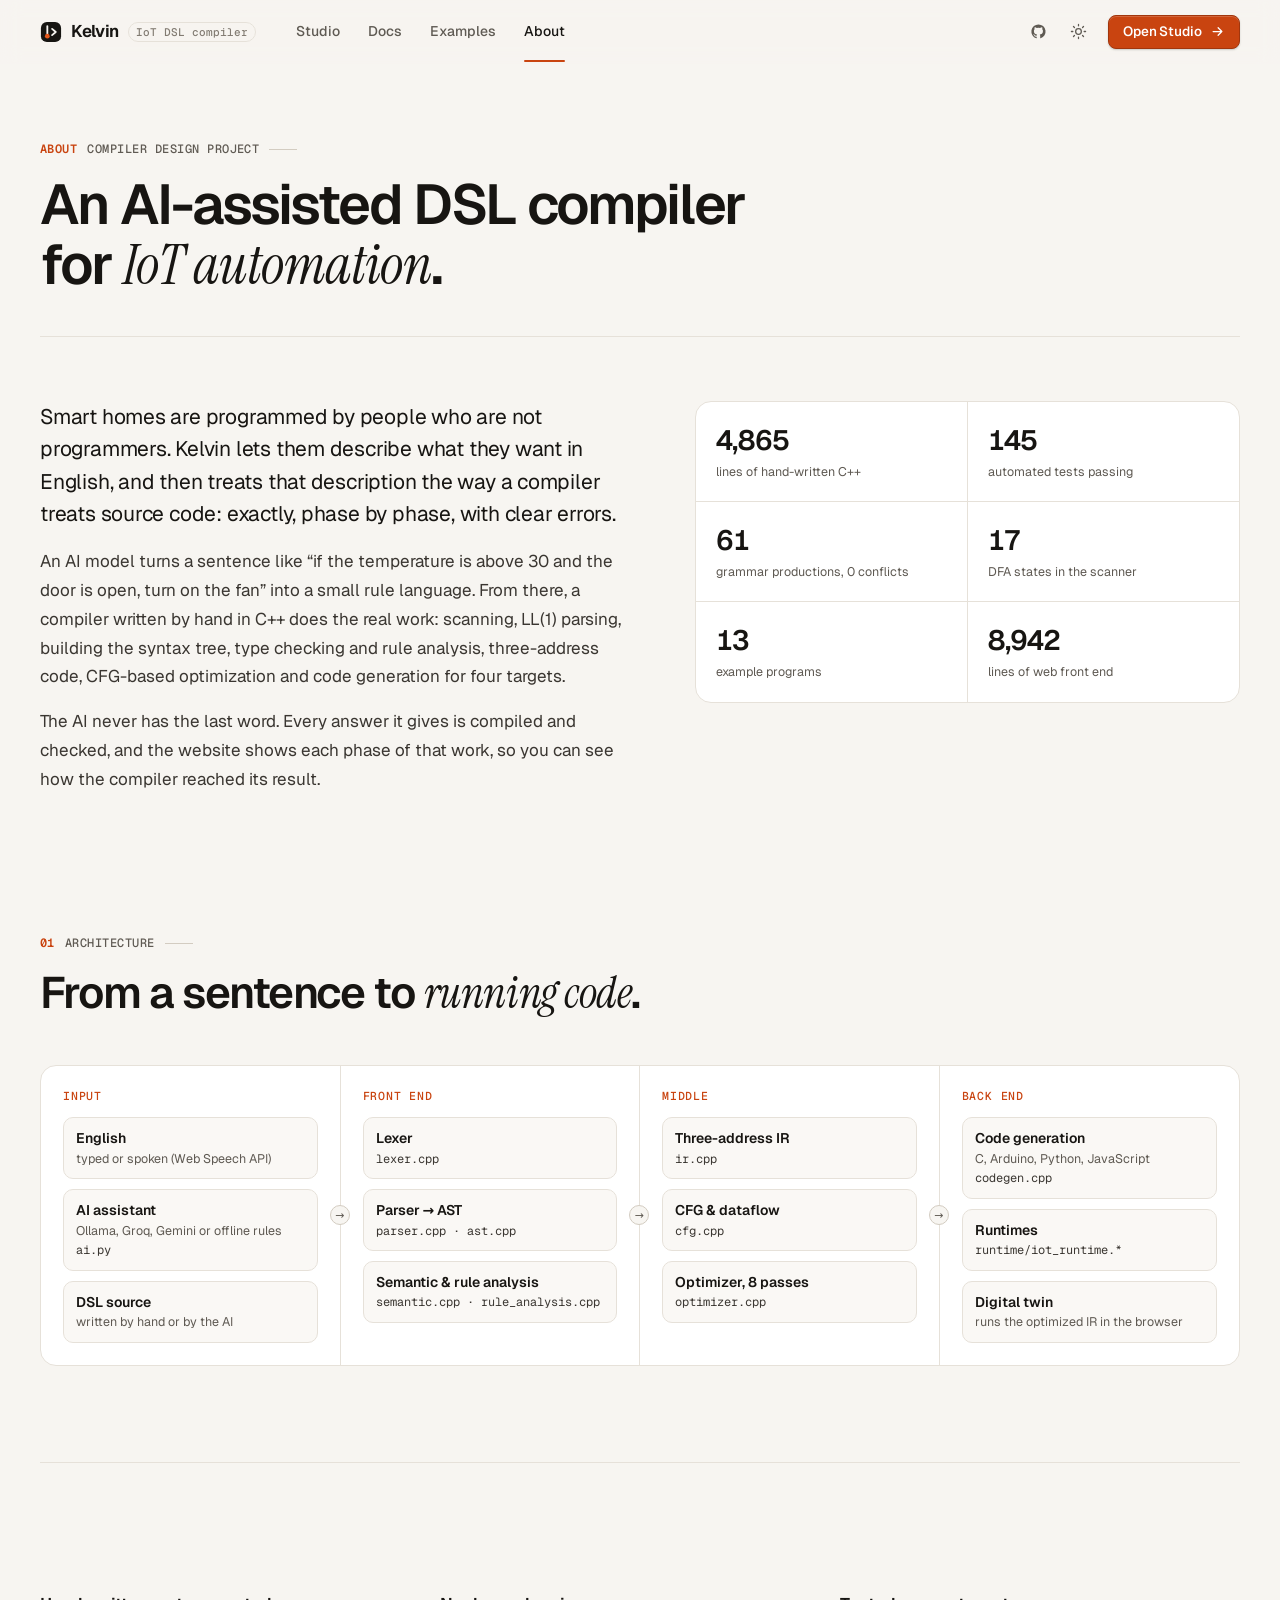
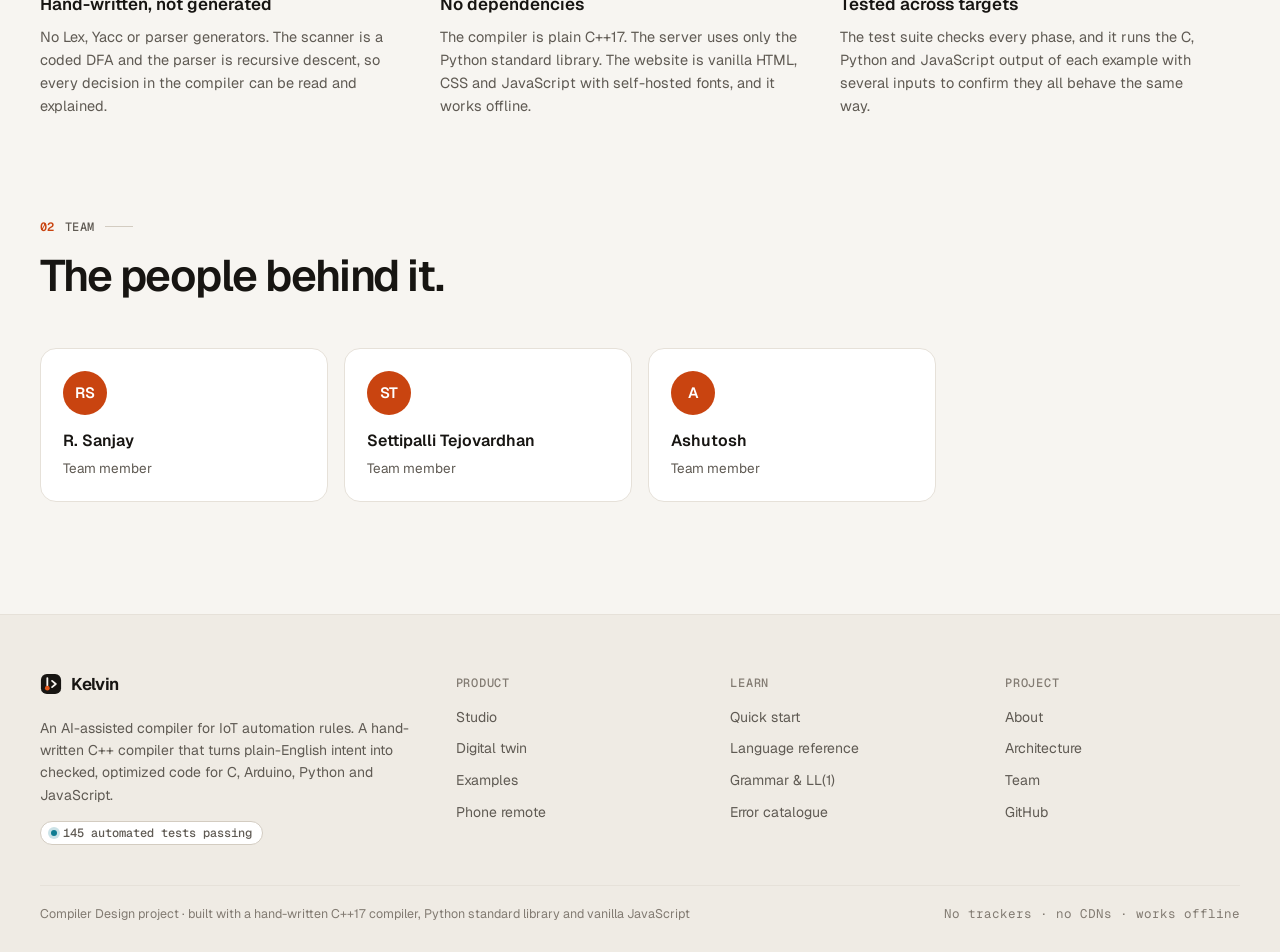
<file: web/about.html>
<!doctype html>
<html lang="en">
<head>
  <meta charset="utf-8">
  <meta name="viewport" content="width=device-width, initial-scale=1">
  <title>About · Kelvin</title>
  <meta name="description" content="About Kelvin, an AI-assisted DSL compiler for IoT automation built as a Compiler Design project: motivation, architecture, technology choices and team.">
  <link rel="icon" href="data:image/svg+xml,%3Csvg xmlns='http://www.w3.org/2000/svg' viewBox='0 0 24 24'%3E%3Crect x='1' y='1' width='22' height='22' rx='6.5' fill='%23171512'/%3E%3Cpath d='M8 5.5v8.2' stroke='%23f3f0ea' stroke-width='2' stroke-linecap='round'/%3E%3Ccircle cx='8' cy='16.6' r='2.6' fill='%23ff6a2b'/%3E%3Cpath d='m13.2 8.6 4 3.4-4 3.4' fill='none' stroke='%23f3f0ea' stroke-width='2' stroke-linecap='round' stroke-linejoin='round'/%3E%3C/svg%3E">
  <script>try { var t = localStorage.getItem("iotc-theme"); if (t === "light" || t === "dark") document.documentElement.dataset.theme = t; } catch (e) {}</script>
  <link rel="stylesheet" href="css/tokens.css">
  <link rel="stylesheet" href="css/components.css">
  <link rel="stylesheet" href="css/site.css">
  <link rel="stylesheet" href="css/pages.css">
</head>
<body class="site">
  <a class="skip" href="#main">Skip to content</a>
  <header class="site-nav" id="siteNav"></header>

  <main id="main" class="container">
    <header class="page-head">
      <span class="eyebrow"><b>About</b>Compiler Design project</span>
      <h1 class="page-title">An AI-assisted DSL compiler<br>for <em>IoT automation</em>.</h1>
    </header>

    <section class="about-intro">
      <div>
        <p class="lead">Smart homes are programmed by people who are not programmers. Kelvin lets them describe what they want in English, and then treats that description the way a compiler treats source code: exactly, phase by phase, with clear errors.</p>
        <p>An AI model turns a sentence like “if the temperature is above 30 and the door is open, turn on the fan” into a small rule language. From there, a compiler written by hand in C++ does the real work: scanning, LL(1) parsing, building the syntax tree, type checking and rule analysis, three-address code, CFG-based optimization and code generation for four targets.</p>
        <p>The AI never has the last word. Every answer it gives is compiled and checked, and the website shows each phase of that work, so you can see how the compiler reached its result.</p>
      </div>
      <dl class="facts" id="facts">
        <div><dt>lines of hand-written C++</dt><dd data-f="lines">–</dd></div>
        <div><dt>automated tests passing</dt><dd data-f="tests">–</dd></div>
        <div><dt>grammar productions, 0 conflicts</dt><dd data-f="productions">–</dd></div>
        <div><dt>DFA states in the scanner</dt><dd data-f="dfa">–</dd></div>
        <div><dt>example programs</dt><dd data-f="examples">–</dd></div>
        <div><dt>lines of web front end</dt><dd data-f="web">–</dd></div>
      </dl>
    </section>

    <section class="arch" id="architecture">
      <header class="section-head">
        <span class="eyebrow"><b>01</b>Architecture</span>
        <h2>From a sentence to <em>running code</em>.</h2>
      </header>
      <div class="arch-diagram">
        <div class="arch-col">
          <h3>Input</h3>
          <div class="box"><b>English</b><span>typed or spoken (Web Speech API)</span></div>
          <div class="box"><b>AI assistant</b><span>Ollama, Groq, Gemini or offline rules</span><br><code>ai.py</code></div>
          <div class="box"><b>DSL source</b><span>written by hand or by the AI</span></div>
        </div>
        <div class="arch-col">
          <h3>Front end</h3>
          <div class="box"><b>Lexer</b><code>lexer.cpp</code></div>
          <div class="box"><b>Parser → AST</b><code>parser.cpp · ast.cpp</code></div>
          <div class="box"><b>Semantic &amp; rule analysis</b><code>semantic.cpp · rule_analysis.cpp</code></div>
        </div>
        <div class="arch-col">
          <h3>Middle</h3>
          <div class="box"><b>Three-address IR</b><code>ir.cpp</code></div>
          <div class="box"><b>CFG &amp; dataflow</b><code>cfg.cpp</code></div>
          <div class="box"><b>Optimizer, 8 passes</b><code>optimizer.cpp</code></div>
        </div>
        <div class="arch-col">
          <h3>Back end</h3>
          <div class="box"><b>Code generation</b><span>C, Arduino, Python, JavaScript</span><br><code>codegen.cpp</code></div>
          <div class="box"><b>Runtimes</b><code>runtime/iot_runtime.*</code></div>
          <div class="box"><b>Digital twin</b><span>runs the optimized IR in the browser</span></div>
        </div>
      </div>
    </section>

    <section class="tech">
      <div><h3>Hand-written, not generated</h3><p>No Lex, Yacc or parser generators. The scanner is a coded DFA and the parser is recursive descent, so every decision in the compiler can be read and explained.</p></div>
      <div><h3>No dependencies</h3><p>The compiler is plain C++17. The server uses only the Python standard library. The website is vanilla HTML, CSS and JavaScript with self-hosted fonts, and it works offline.</p></div>
      <div><h3>Tested across targets</h3><p>The test suite checks every phase, and it runs the C, Python and JavaScript output of each example with several inputs to confirm they all behave the same way.</p></div>
    </section>

    <section class="team" id="team">
      <header class="section-head">
        <span class="eyebrow"><b>02</b>Team</span>
        <h2>The people behind it.</h2>
      </header>
      <div class="team-grid" id="teamGrid"></div>
      <p class="team-note" id="teamNote"></p>
    </section>
  </main>

  <footer class="site-foot" id="siteFooter"></footer>
  <script type="module" src="js/about.js"></script>
</body>
</html>
</file>
<file: web/css/tokens.css>
/* tokens.css — Kelvin design tokens, shared by every page.
   Brand idea: a temperature scale. Ember (hot) marks action and live state,
   ice (cool) marks data and success. Old variable names are kept as aliases so
   markup generated by the existing modules picks up the new look. */

@font-face { font-family: "Geist"; src: url("../fonts/geist.woff2") format("woff2"); font-weight: 100 900; font-display: swap; }
@font-face { font-family: "Geist Mono"; src: url("../fonts/geist-mono.woff2") format("woff2"); font-weight: 100 900; font-display: swap; }
@font-face { font-family: "Instrument Serif"; src: url("../fonts/instrument-serif.woff2") format("woff2"); font-weight: 400; font-style: normal; font-display: swap; }
@font-face { font-family: "Instrument Serif"; src: url("../fonts/instrument-serif-italic.woff2") format("woff2"); font-weight: 400; font-style: italic; font-display: swap; }

:root {
  /* type */
  --sans: "Geist", ui-sans-serif, system-ui, -apple-system, "Segoe UI", Roboto, sans-serif;
  --mono: "Geist Mono", ui-monospace, "SF Mono", Menlo, Consolas, monospace;
  --serif: "Instrument Serif", ui-serif, Georgia, "Times New Roman", serif;
  --fs-xs: 12px; --fs-sm: 13px; --fs-md: 15px; --fs-lg: 18px;
  --fs-xl: clamp(22px, 2.2vw, 28px);
  --fs-2xl: clamp(30px, 3.6vw, 44px);
  --fs-3xl: clamp(40px, 6.4vw, 84px);

  /* space (4px base) and shape */
  --s1: 4px; --s2: 8px; --s3: 12px; --s4: 16px; --s5: 24px; --s6: 32px; --s7: 48px; --s8: 72px; --s9: 112px;
  --r-sm: 6px; --radius: 10px; --r-lg: 16px; --r-pill: 999px;

  /* motion */
  --ease: cubic-bezier(.2, .8, .2, 1);
  --ease-spring: cubic-bezier(.34, 1.4, .64, 1);
  --t-fast: 160ms; --t-med: 240ms; --t-slow: 420ms;

  /* layers */
  --z-nav: 40; --z-overlay: 50; --z-tour: 70; --z-modal: 80; --z-toast: 90;

  /* light theme: warm porcelain */
  --bg: #f7f5f1;
  --bg-2: #efebe4;
  --panel: #ffffff;
  --panel-2: #faf8f5;
  --raise: #ffffff;
  --ink: #171512;
  --ink-2: #3a3631;
  --muted: #5f5a53;
  --faint: #827b72;
  --line: #e6e1d9;
  --line-strong: #d3ccc1;
  --hover: #f1ede6;

  --accent: #c94410;          /* ember */
  --accent-ink: #ffffff;
  --accent-hover: #b03a0c;
  --accent-soft: #fbeae0;
  --ember: #e5581c;
  --ember-2: #ffb38a;
  --cool: #0e7c92;            /* ice */
  --cool-soft: #e0f1f4;
  --ok: #0e7c92;
  --ok-soft: #e0f1f4;

  --error: #c22a44;
  --error-soft: #fbe5e8;
  --warn: #9a5d06;
  --warn-soft: #f8eedb;

  --syn-kw: #b23d0d;
  --syn-state: #8a5a00;
  --syn-num: #0e7286;
  --syn-op: #6b655d;
  --syn-comment: #958e84;
  --syn-ident: #171512;

  --mark: rgba(229, 88, 28, 0.16);
  --shadow: 0 1px 0 rgba(23, 21, 18, 0.03), 0 1px 3px rgba(23, 21, 18, 0.05);
  --shadow-lift: 0 1px 2px rgba(23, 21, 18, 0.05), 0 10px 28px -8px rgba(23, 21, 18, 0.16);
  --shadow-pop: 0 2px 4px rgba(23, 21, 18, 0.06), 0 24px 60px -12px rgba(23, 21, 18, 0.24);
  --inner: inset 0 1px 0 rgba(255, 255, 255, 0.7);

  /* twin and chart colours (used by features.css) */
  --glow: #e7a33a; --heat: #d24a1a; --cold: #0e7c92; --water: #1a83a8; --spot: rgba(16, 14, 12, 0.6);

  color-scheme: light;
}

/* dark theme: night instrument */
:root[data-theme="dark"] {
  --bg: #0c0b0a;
  --bg-2: #100f0d;
  --panel: #141311;
  --panel-2: #111010;
  --raise: #1b1a17;
  --ink: #f3f0ea;
  --ink-2: #d8d3cb;
  --muted: #aaa39a;
  --faint: #8a837a;
  --line: #24221f;
  --line-strong: #36332e;
  --hover: #1d1b18;

  --accent: #ff6a2b;
  --accent-ink: #1b0b03;
  --accent-hover: #ff8250;
  --accent-soft: #2b170e;
  --ember: #ff6a2b;
  --ember-2: #ffb38a;
  --cool: #7fd4e6;
  --cool-soft: #12262a;
  --ok: #7fd4e6;
  --ok-soft: #12262a;

  --error: #ff6b81;
  --error-soft: #2e1419;
  --warn: #f2b65a;
  --warn-soft: #2a2113;

  --syn-kw: #ff9b6b;
  --syn-state: #f2c46d;
  --syn-num: #7fd4e6;
  --syn-op: #9c958b;
  --syn-comment: #6f695f;
  --syn-ident: #f3f0ea;

  --mark: rgba(255, 106, 43, 0.2);
  --shadow: 0 1px 0 rgba(0, 0, 0, 0.4);
  --shadow-lift: 0 1px 2px rgba(0, 0, 0, 0.5), 0 12px 32px -10px rgba(0, 0, 0, 0.7);
  --shadow-pop: 0 2px 6px rgba(0, 0, 0, 0.5), 0 30px 70px -14px rgba(0, 0, 0, 0.8);
  --inner: inset 0 1px 0 rgba(255, 255, 255, 0.04);

  --glow: #f5b453; --heat: #ff7a45; --cold: #7fd4e6; --water: #6cc3e0; --spot: rgba(0, 0, 0, 0.7);

  color-scheme: dark;
}
@media (prefers-color-scheme: dark) {
  :root:not([data-theme="light"]) {
    --bg: #0c0b0a; --bg-2: #100f0d; --panel: #141311; --panel-2: #111010; --raise: #1b1a17;
    --ink: #f3f0ea; --ink-2: #d8d3cb; --muted: #aaa39a; --faint: #8a837a;
    --line: #24221f; --line-strong: #36332e; --hover: #1d1b18;
    --accent: #ff6a2b; --accent-ink: #1b0b03; --accent-hover: #ff8250; --accent-soft: #2b170e;
    --ember: #ff6a2b; --ember-2: #ffb38a; --cool: #7fd4e6; --cool-soft: #12262a; --ok: #7fd4e6; --ok-soft: #12262a;
    --error: #ff6b81; --error-soft: #2e1419; --warn: #f2b65a; --warn-soft: #2a2113;
    --syn-kw: #ff9b6b; --syn-state: #f2c46d; --syn-num: #7fd4e6; --syn-op: #9c958b; --syn-comment: #6f695f; --syn-ident: #f3f0ea;
    --mark: rgba(255, 106, 43, 0.2);
    --shadow: 0 1px 0 rgba(0, 0, 0, 0.4);
    --shadow-lift: 0 1px 2px rgba(0, 0, 0, 0.5), 0 12px 32px -10px rgba(0, 0, 0, 0.7);
    --shadow-pop: 0 2px 6px rgba(0, 0, 0, 0.5), 0 30px 70px -14px rgba(0, 0, 0, 0.8);
    --inner: inset 0 1px 0 rgba(255, 255, 255, 0.04);
    --glow: #f5b453; --heat: #ff7a45; --cold: #7fd4e6; --water: #6cc3e0; --spot: rgba(0, 0, 0, 0.7);
    color-scheme: dark;
  }
}

/* page-to-page transitions (browsers without support just navigate) */
@view-transition { navigation: auto; }
::view-transition-old(root), ::view-transition-new(root) { animation-duration: 260ms; animation-timing-function: var(--ease); }
::view-transition-old(root) { animation-name: vt-out; }
::view-transition-new(root) { animation-name: vt-in; }
@keyframes vt-out { to { opacity: 0; transform: translateY(-6px); } }
@keyframes vt-in { from { opacity: 0; transform: translateY(8px); } }

@media (prefers-reduced-motion: reduce) {
  ::view-transition-group(*), ::view-transition-old(*), ::view-transition-new(*) { animation: none !important; }
}
</file>
<file: web/css/components.css>
/* components.css — base styles and the shared components used on every page:
   buttons, inputs, badges, kbd, segmented controls, theme toggle, toasts. */

*, *::before, *::after { box-sizing: border-box; }
html, body { margin: 0; }
html { -webkit-text-size-adjust: 100%; }
[hidden] { display: none !important; }

body {
  background: var(--bg);
  color: var(--ink);
  font: 15px/1.55 var(--sans);
  font-feature-settings: "ss01", "cv11";
  -webkit-font-smoothing: antialiased;
  -moz-osx-font-smoothing: grayscale;
  text-rendering: optimizeLegibility;
}

button, select, textarea, input { font: inherit; color: inherit; }
a { color: inherit; }
img, svg { max-width: 100%; }
::selection { background: color-mix(in srgb, var(--accent) 28%, transparent); }

:focus-visible { outline: 2px solid var(--accent); outline-offset: 2px; border-radius: 4px; }

.sr-only {
  position: absolute; width: 1px; height: 1px; overflow: hidden;
  clip: rect(0 0 0 0); white-space: nowrap;
}
.muted { color: var(--muted); }
.spacer { flex: 1; }
.serif { font-family: var(--serif); font-weight: 400; font-style: italic; letter-spacing: -0.01em; }
.mono { font-family: var(--mono); }

/* ---------- Buttons ---------- */

.btn {
  --btn-h: 34px;
  position: relative;
  height: var(--btn-h);
  display: inline-flex;
  align-items: center;
  justify-content: center;
  gap: 8px;
  padding: 0 14px;
  border: 1px solid var(--line-strong);
  border-radius: 8px;
  background: var(--panel);
  color: var(--ink);
  font-size: 13.5px;
  font-weight: 550;
  letter-spacing: -0.005em;
  white-space: nowrap;
  text-decoration: none;
  cursor: pointer;
  box-shadow: var(--shadow), var(--inner);
  transition: background-color var(--t-fast) var(--ease), border-color var(--t-fast) var(--ease),
              color var(--t-fast) var(--ease), transform var(--t-fast) var(--ease), box-shadow var(--t-fast) var(--ease);
}
.btn:hover { background: var(--hover); border-color: color-mix(in srgb, var(--ink) 22%, var(--line-strong)); }
.btn:active { transform: translateY(1px) scale(0.99); }
.btn svg { flex-shrink: 0; }

.btn-primary {
  background: var(--accent);
  border-color: color-mix(in srgb, var(--accent) 80%, #000);
  color: var(--accent-ink);
  box-shadow: 0 1px 0 rgba(255, 255, 255, 0.18) inset, 0 1px 2px rgba(0, 0, 0, 0.18);
}
.btn-primary:hover { background: var(--accent-hover); border-color: color-mix(in srgb, var(--accent-hover) 80%, #000); color: var(--accent-ink); }

.btn-ghost, .btn-quiet { background: transparent; border-color: transparent; box-shadow: none; color: var(--muted); }
.btn-ghost:hover, .btn-quiet:hover { background: var(--hover); border-color: transparent; color: var(--ink); }

.btn-lg { --btn-h: 46px; padding: 0 20px; font-size: 15px; border-radius: 10px; }
.btn-small { --btn-h: 30px; padding: 0 11px; font-size: 12.5px; }

.btn:disabled { cursor: progress; opacity: 0.85; }
/* a busy button keeps its label and gets a small spinner; it only appears if the work takes a moment */
.btn.busy { cursor: progress; }
.btn.busy::before {
  content: ""; width: 12px; height: 12px; border-radius: 50%; flex-shrink: 0; margin-left: -2px;
  border: 2px solid currentColor; border-right-color: transparent;
  opacity: 0; animation: spin360 0.7s linear infinite, appear 0.01s linear 0.25s forwards;
}
@keyframes spin360 { to { transform: rotate(360deg); } }
@keyframes appear { to { opacity: 0.9; } }

.icon-btn {
  width: 34px; height: 34px;
  display: inline-grid; place-items: center;
  border: 1px solid transparent;
  border-radius: 8px;
  background: transparent;
  color: var(--muted);
  cursor: pointer;
  transition: background-color var(--t-fast) var(--ease), color var(--t-fast) var(--ease), border-color var(--t-fast) var(--ease);
}
.icon-btn:hover { background: var(--hover); color: var(--ink); }
.icon-btn.small { width: 28px; height: 28px; font-size: 16px; }
.icon-btn.bordered { border-color: var(--line-strong); background: var(--panel); }

.link-btn {
  border: 0; background: none; padding: 2px 0;
  font-size: 12.5px; color: var(--muted); cursor: pointer;
  text-decoration: underline; text-decoration-color: transparent; text-underline-offset: 3px;
  transition: color var(--t-fast) var(--ease), text-decoration-color var(--t-fast) var(--ease);
}
.link-btn:hover { color: var(--ink); text-decoration-color: var(--line-strong); }

/* theme toggle */
.icon-moon { display: none; }
:root[data-theme="dark"] .icon-sun { display: none; }
:root[data-theme="dark"] .icon-moon { display: block; }
@media (prefers-color-scheme: dark) {
  :root:not([data-theme="light"]) .icon-sun { display: none; }
  :root:not([data-theme="light"]) .icon-moon { display: block; }
}
.theme-btn svg { transition: transform var(--t-med) var(--ease-spring); }
.theme-btn:hover svg { transform: rotate(-20deg); }

/* ---------- Inputs ---------- */

.input, select {
  height: 34px;
  border: 1px solid var(--line-strong);
  border-radius: 8px;
  background: var(--panel);
  color: var(--ink);
  font-size: 13.5px;
  transition: border-color var(--t-fast) var(--ease), box-shadow var(--t-fast) var(--ease);
}
.input { padding: 0 12px; }
.input:hover, select:hover { border-color: color-mix(in srgb, var(--ink) 22%, var(--line-strong)); }
.input:focus, select:focus { outline: none; border-color: var(--accent); box-shadow: 0 0 0 3px color-mix(in srgb, var(--accent) 20%, transparent); }

select { appearance: none; -webkit-appearance: none; padding: 0 30px 0 12px; cursor: pointer; max-width: 200px; }
.select-wrap { position: relative; display: inline-flex; }
.select-wrap::after {
  content: ""; position: absolute; right: 12px; top: 50%;
  width: 6px; height: 6px;
  border-right: 1.5px solid var(--muted); border-bottom: 1.5px solid var(--muted);
  transform: translateY(-70%) rotate(45deg); pointer-events: none;
}

input[type="range"] { accent-color: var(--accent); }

/* ---------- Small parts ---------- */

kbd {
  font: 500 11px var(--mono);
  padding: 1px 5px;
  border-radius: 4px;
  border: 1px solid var(--line-strong);
  border-bottom-width: 2px;
  background: var(--panel-2);
  color: var(--muted);
}
.btn-primary kbd { background: rgba(0, 0, 0, 0.14); border-color: rgba(0, 0, 0, 0.18); color: inherit; }

.badge {
  display: inline-flex; align-items: center; gap: 6px;
  height: 24px; padding: 0 10px;
  border-radius: var(--r-pill);
  border: 1px solid var(--line-strong);
  background: var(--panel);
  font: 500 12px var(--mono);
  color: var(--muted);
  white-space: nowrap;
}
.badge .led { width: 6px; height: 6px; border-radius: 50%; background: var(--ok); box-shadow: 0 0 0 3px color-mix(in srgb, var(--ok) 22%, transparent); }
.badge.ember .led { background: var(--accent); box-shadow: 0 0 0 3px color-mix(in srgb, var(--accent) 22%, transparent); }

.eyebrow {
  display: inline-flex; align-items: center; gap: 10px;
  font: 500 12px var(--mono);
  letter-spacing: 0.04em;
  text-transform: uppercase;
  color: var(--muted);
}
.eyebrow b { color: var(--accent); font-weight: 600; }
.eyebrow::after { content: ""; width: 28px; height: 1px; background: var(--line-strong); }

.segmented {
  display: inline-flex;
  padding: 2px;
  border-radius: 8px;
  background: var(--bg-2);
  border: 1px solid var(--line);
}
.seg {
  position: relative;
  white-space: nowrap;
  border: 0;
  background: none;
  padding: 4px 12px;
  border-radius: 6px;
  font-size: 12.5px;
  font-weight: 550;
  color: var(--muted);
  cursor: pointer;
  transition: background-color var(--t-fast) var(--ease), color var(--t-fast) var(--ease), box-shadow var(--t-fast) var(--ease);
}
.seg:hover { color: var(--ink); }
.seg.active { background: var(--raise); color: var(--ink); box-shadow: 0 1px 2px rgba(0, 0, 0, 0.12), 0 0 0 1px var(--line); }

/* ---------- Toast ---------- */

.toast {
  position: fixed; left: 50%; bottom: 28px; z-index: var(--z-toast);
  transform: translate(-50%, 16px) scale(0.98); opacity: 0;
  display: flex; align-items: center; gap: 10px;
  padding: 10px 16px; border-radius: 10px;
  background: var(--ink); color: var(--bg);
  font-size: 13.5px; font-weight: 500;
  box-shadow: var(--shadow-pop); pointer-events: none;
  transition: opacity var(--t-med) var(--ease), transform var(--t-med) var(--ease-spring);
  max-width: calc(100vw - 32px);
}
.toast.show { opacity: 1; transform: translate(-50%, 0) scale(1); }
.toast.bad { background: var(--error); color: #fff; }

/* ---------- Code chrome (landing, docs, examples) ---------- */

.code-frame {
  border: 1px solid var(--line);
  border-radius: var(--r-lg);
  background: var(--panel);
  box-shadow: var(--shadow-lift);
  overflow: hidden;
}
.code-frame-bar {
  display: flex; align-items: center; gap: 10px;
  height: 42px; padding: 0 14px;
  border-bottom: 1px solid var(--line);
  background: var(--panel-2);
  font: 500 12.5px var(--mono);
  color: var(--muted);
}
.code-frame-bar .dots { display: inline-flex; gap: 6px; }
.code-frame-bar .dots i { width: 10px; height: 10px; border-radius: 50%; background: var(--line-strong); }
.code-frame pre {
  margin: 0; padding: 18px 20px; overflow: auto;
  font: 13.5px/1.75 var(--mono); color: var(--ink); tab-size: 4;
}

/* syntax colours shared by every page */
.s-kw { color: var(--syn-kw); font-weight: 600; }
.s-state { color: var(--syn-state); }
.s-num { color: var(--syn-num); }
.s-op { color: var(--syn-op); }
.s-comment { color: var(--syn-comment); font-style: italic; }
.s-bad { color: var(--error); }
.c-kw { color: var(--syn-kw); font-weight: 600; }
.c-type { color: var(--syn-num); }
.c-str { color: var(--syn-state); }
.c-num { color: var(--syn-num); }
.c-const { color: var(--syn-state); }
.c-comment { color: var(--syn-comment); font-style: italic; }
.c-pre { color: var(--warn); }

@media (prefers-reduced-motion: reduce) {
  *, *::before, *::after { transition-duration: 0.01ms !important; animation-duration: 0.01ms !important; animation-iteration-count: 1 !important; scroll-behavior: auto !important; }
}
</file>
<file: web/css/site.css>
/* site.css — layout shared by the website pages (landing, docs, examples, about):
   navigation, footer, section headings, figures and reveal motion. */

body.site { font-size: 16px; }
html:has(body.site) { overflow-x: clip; }

.container { width: min(1200px, 100% - 48px); margin-inline: auto; }
@media (max-width: 600px) { .container { width: calc(100% - 32px); } }

.skip {
  position: absolute; left: 16px; top: -48px; z-index: 100;
  padding: 8px 14px; border-radius: 8px; background: var(--ink); color: var(--bg); text-decoration: none;
}
.skip:focus { top: 12px; }

/* ---------- Logo ---------- */

.logo-svg { display: block; flex-shrink: 0; }
.logo-bg { fill: var(--ink); }
.logo-stem, .logo-chev { fill: none; stroke: var(--bg); stroke-width: 2; stroke-linecap: round; stroke-linejoin: round; }
.logo-bulb { fill: var(--ember); }

.wordmark {
  display: inline-flex; align-items: center; gap: 9px;
  text-decoration: none; color: var(--ink);
  font-weight: 650; font-size: 17px; letter-spacing: -0.02em;
}
.wordmark small {
  font: 500 11px var(--mono); color: var(--faint); letter-spacing: 0;
  padding: 2px 7px; border: 1px solid var(--line); border-radius: var(--r-pill);
}
.wordmark .logo-svg { transition: transform var(--t-med) var(--ease-spring); }
.wordmark:hover .logo-svg { transform: rotate(-8deg); }

/* ---------- Navigation ---------- */

.site-nav {
  position: sticky; top: 0; z-index: var(--z-nav);
  height: 64px;
  background: color-mix(in srgb, var(--bg) 82%, transparent);
  -webkit-backdrop-filter: saturate(1.4) blur(10px);
  backdrop-filter: saturate(1.4) blur(10px);
  border-bottom: 1px solid transparent;
  transition: border-color var(--t-med) var(--ease), background-color var(--t-med) var(--ease);
  view-transition-name: site-nav;
}
.site-nav.scrolled, .site-nav.menu-open { border-bottom-color: var(--line); }
.nav-inner { width: min(1200px, 100% - 48px); height: 100%; margin-inline: auto; display: flex; align-items: center; gap: 28px; }
.nav-links { display: flex; gap: 4px; margin-right: auto; }
.nav-link {
  position: relative; padding: 7px 12px; border-radius: 8px;
  color: var(--muted); text-decoration: none; font-size: 14px; font-weight: 500;
  transition: color var(--t-fast) var(--ease), background-color var(--t-fast) var(--ease);
}
.nav-link:hover { color: var(--ink); background: var(--hover); }
.nav-link.current { color: var(--ink); }
.nav-link.current::after {
  content: ""; position: absolute; left: 12px; right: 12px; bottom: -13px; height: 2px;
  background: var(--accent); border-radius: 2px;
}
.nav-actions { display: flex; align-items: center; gap: 6px; }
.nav-cta { margin-left: 6px; }
.nav-menu { display: none; }
.nav-sheet {
  position: absolute; left: 0; right: 0; top: 64px;
  display: flex; flex-direction: column; gap: 4px; padding: 12px 16px 18px;
  background: var(--bg); border-bottom: 1px solid var(--line); box-shadow: var(--shadow-lift);
  animation: sheetIn var(--t-med) var(--ease);
}
.nav-sheet .nav-link { padding: 12px; font-size: 16px; }
.nav-sheet .nav-link.current::after { display: none; }
.nav-sheet .btn { margin-top: 8px; height: 44px; }
@keyframes sheetIn { from { opacity: 0; transform: translateY(-6px); } }

@media (max-width: 860px) {
  .nav-inner { width: calc(100% - 32px); gap: 12px; }
  .nav-links, .nav-cta, .wordmark small { display: none; }
  .nav-actions { margin-left: auto; }
  .nav-menu { display: inline-grid; }
}

/* ---------- Section headings ---------- */

.section-head { max-width: 760px; margin-bottom: var(--s7); }
.section-head h2, .page-title {
  margin: 14px 0 0;
  font-size: var(--fs-2xl);
  line-height: 1.08;
  font-weight: 600;
  letter-spacing: -0.035em;
  text-wrap: balance;
}
.section-head h2 em, .page-title em, .display em, .cta h2 em, .ai-copy h2 em {
  font-family: var(--serif); font-style: italic; font-weight: 400; letter-spacing: -0.01em;
}
.section-head p { margin: 16px 0 0; color: var(--muted); font-size: 17px; line-height: 1.6; max-width: 640px; }

/* ---------- Figures ---------- */

.fig {
  margin: 0;
  border: 1px solid var(--line);
  border-radius: var(--r-lg);
  background: var(--panel);
  overflow: hidden;
  box-shadow: var(--shadow);
}
.fig figcaption {
  display: flex; align-items: baseline; flex-wrap: wrap; gap: 6px 12px;
  padding: 14px 18px;
  border-bottom: 1px solid var(--line);
  font-size: 14px; font-weight: 550;
}
.fig figcaption small { font-weight: 400; color: var(--faint); font-size: 12.5px; }
.fig-no { font: 500 11.5px var(--mono); color: var(--accent); letter-spacing: 0.06em; }
.fig-body {
  position: relative;
  padding: 18px;
  background-image: radial-gradient(circle at 1px 1px, color-mix(in srgb, var(--ink) 9%, transparent) 1px, transparent 0);
  background-size: 18px 18px;
}

/* ---------- Footer ---------- */

.site-foot { border-top: 1px solid var(--line); margin-top: var(--s9); background: var(--bg-2); }
.foot-inner {
  width: min(1200px, 100% - 48px); margin-inline: auto;
  display: grid; grid-template-columns: 1.6fr repeat(3, 1fr); gap: 40px;
  padding: 56px 0 40px;
}
.foot-brand p { color: var(--muted); font-size: 14px; line-height: 1.6; max-width: 380px; margin: 14px 0 0; }
.foot-col { display: flex; flex-direction: column; gap: 10px; }
.foot-col h4 { margin: 4px 0 6px; font: 500 12px var(--mono); text-transform: uppercase; letter-spacing: 0.06em; color: var(--faint); }
.foot-col a { color: var(--muted); text-decoration: none; font-size: 14px; width: fit-content; transition: color var(--t-fast) var(--ease); }
.foot-col a:hover { color: var(--ink); }
.foot-base {
  width: min(1200px, 100% - 48px); margin-inline: auto;
  display: flex; justify-content: space-between; flex-wrap: wrap; gap: 8px 24px;
  padding: 18px 0 28px; border-top: 1px solid var(--line);
  font-size: 12.5px; color: var(--faint);
}
@media (max-width: 860px) {
  .foot-inner { grid-template-columns: 1fr 1fr; width: calc(100% - 32px); }
  .foot-brand { grid-column: 1 / -1; }
  .foot-base { width: calc(100% - 32px); }
}

/* ---------- Reveal on scroll ---------- */

[data-reveal] { opacity: 0; transform: translateY(14px); transition: opacity 0.6s var(--ease), transform 0.6s var(--ease); }
[data-reveal].revealed { opacity: 1; transform: none; }
@media (prefers-reduced-motion: reduce) { [data-reveal] { opacity: 1; transform: none; } }

/* ---------- Page header for inner pages ---------- */

.page-head { padding: 72px 0 40px; border-bottom: 1px solid var(--line); }
.page-head .page-title { font-size: clamp(34px, 4.6vw, 56px); }
.page-head p { color: var(--muted); font-size: 18px; line-height: 1.6; max-width: 680px; margin: 16px 0 0; }

/* inline code in prose */
.prose code, code.inline {
  font: 0.88em var(--mono); padding: 1px 6px; border-radius: 5px;
  background: var(--bg-2); border: 1px solid var(--line);
}
</file>
<file: web/css/pages.css>
/* pages.css — the inner website pages: docs, examples gallery and about. */

/* ---------- Docs ---------- */

.docs-layout { display: grid; grid-template-columns: 220px minmax(0, 1fr); gap: 64px; padding-top: 48px; }
.docs-side { position: sticky; top: 88px; align-self: start; max-height: calc(100vh - 110px); overflow: auto; }
.docs-side-title { margin: 0 0 12px; font: 500 11.5px var(--mono); text-transform: uppercase; letter-spacing: 0.07em; color: var(--faint); }
.docs-side nav { display: flex; flex-direction: column; border-left: 1px solid var(--line); }
.docs-side a {
  margin-left: -1px; padding: 7px 0 7px 14px; border-left: 2px solid transparent;
  color: var(--muted); text-decoration: none; font-size: 14px;
  transition: color var(--t-fast) var(--ease), border-color var(--t-fast) var(--ease);
}
.docs-side a:hover { color: var(--ink); }
.docs-side a.current { color: var(--ink); border-left-color: var(--accent); font-weight: 550; }

.docs-main { max-width: 820px; min-width: 0; }
.docs-head { padding-bottom: 32px; border-bottom: 1px solid var(--line); margin-bottom: 8px; }
.docs-head .page-title { font-size: clamp(34px, 4.4vw, 52px); }
.docs-head p { color: var(--muted); font-size: 18px; line-height: 1.6; margin: 14px 0 0; }

.prose section { padding-top: 48px; scroll-margin-top: 72px; }
.prose h2 { display: flex; align-items: baseline; gap: 12px; margin: 0 0 14px; font-size: 26px; font-weight: 600; letter-spacing: -0.025em; }
.h-no { font: 500 12.5px var(--mono); color: var(--accent); }
.prose p { color: var(--ink-2); line-height: 1.7; margin: 0 0 16px; }
.prose .muted { color: var(--muted); }
.prose code:not(.inline) { font: 0.9em var(--mono); }
.prose .code-frame { margin: 8px 0 20px; }
.prose .fig { margin-top: 4px; }

.doc-table { width: 100%; border-collapse: collapse; margin: 8px 0 20px; font-size: 14px; }
.doc-table th { text-align: left; font: 500 11px var(--mono); text-transform: uppercase; letter-spacing: 0.06em; color: var(--faint); padding: 10px 14px 10px 0; border-bottom: 1px solid var(--line-strong); }
.doc-table td { padding: 11px 14px 11px 0; border-bottom: 1px solid var(--line); vertical-align: top; line-height: 1.55; color: var(--ink-2); }
.doc-table td code { color: var(--ink); font-size: 13px; }
.doc-table tbody tr { transition: background-color var(--t-fast) var(--ease); }
.err-table td:nth-child(2) { font: 13px/1.55 var(--mono); }
.err-table td:nth-child(3) { color: var(--accent); white-space: nowrap; font-size: 13px; }
.ph { font: 600 10.5px var(--mono); text-transform: uppercase; letter-spacing: 0.05em; padding: 2px 7px; border-radius: 4px; }
.ph.lex { color: var(--warn); background: var(--warn-soft); }
.ph.syn { color: var(--error); background: var(--error-soft); }
.ph.sem { color: var(--cool); background: var(--cool-soft); }
.ph.warn { color: var(--warn); border: 1px solid color-mix(in srgb, var(--warn) 40%, var(--line)); }

.callout { padding: 14px 16px; border-radius: 12px; border: 1px solid var(--line); background: var(--panel); border-left: 3px solid var(--accent); }
.callout b { color: var(--ink); }

.steps-list { display: flex; flex-direction: column; gap: 16px; margin: 8px 0; }
.steps-list > div { display: grid; grid-template-columns: 30px 1fr; gap: 14px; }
.steps-list > div > span { width: 28px; height: 28px; border-radius: 50%; display: grid; place-items: center; font: 600 12px var(--mono); background: var(--accent-soft); color: var(--accent); border: 1px solid color-mix(in srgb, var(--accent) 35%, var(--line)); }
.steps-list b { display: block; margin: 3px 0 8px; font-weight: 600; }
.steps-list p { margin: 8px 0 0; font-size: 14.5px; color: var(--muted); }
.cmd { margin: 0; padding: 12px 16px; border-radius: 10px; background: var(--panel); border: 1px solid var(--line); font: 13.5px var(--mono); overflow-x: auto; }
.cmd code::before { content: "$ "; color: var(--faint); }

.ll-line { font: 13px var(--mono); color: var(--ok) !important; }
.gram-doc { font: 12.5px/2 var(--mono); max-height: 520px; overflow: auto; }
.gram-doc .g-row { display: grid; grid-template-columns: 120px 18px 1fr; }
.gram-doc .g-nt { font-style: italic; color: var(--ink); }
.gram-doc .g-t { color: var(--syn-kw); font-weight: 600; }
.gram-doc .g-eps { color: var(--syn-state); }
.gram-doc .g-arrow, .gram-doc .g-bar { color: var(--faint); }
#docDfa .dfa-svg { width: 100%; height: auto; }

.phase-doc { list-style: none; counter-reset: ph; margin: 0; padding: 0; display: grid; gap: 2px; }
.phase-doc li { counter-increment: ph; display: grid; grid-template-columns: 40px 210px 1fr; gap: 12px; padding: 14px 0; border-bottom: 1px solid var(--line); line-height: 1.55; }
.phase-doc li::before { content: counter(ph, decimal-leading-zero); font: 500 12.5px var(--mono); color: var(--accent); padding-top: 2px; }
.phase-doc b { font-weight: 600; }
.phase-doc span { color: var(--muted); font-size: 14.5px; }

@media (max-width: 960px) {
  .docs-layout { grid-template-columns: minmax(0, 1fr); gap: 0; padding-top: 24px; }
  .docs-side { position: static; max-height: none; margin-bottom: 8px; }
  .docs-side nav { flex-direction: row; flex-wrap: wrap; gap: 6px; border-left: 0; }
  .docs-side a { margin: 0; padding: 6px 10px; border: 1px solid var(--line); border-radius: var(--r-pill); font-size: 13px; }
  .docs-side a.current { border-color: var(--accent); }
  .phase-doc li { grid-template-columns: 34px 1fr; }
  .phase-doc li span { grid-column: 2; }
  .doc-table { display: block; overflow-x: auto; }
}

/* ---------- Examples gallery ---------- */

.filters { display: flex; flex-wrap: wrap; gap: 8px; margin: 32px 0 24px; }
.filter { height: 34px; padding: 0 14px; border-radius: var(--r-pill); border: 1px solid var(--line); background: transparent; color: var(--muted); font-size: 13.5px; font-weight: 500; cursor: pointer; transition: all var(--t-fast) var(--ease); }
.filter:hover { color: var(--ink); border-color: var(--line-strong); }
.filter.active { background: var(--ink); color: var(--bg); border-color: var(--ink); }
.filter span { font-family: var(--mono); font-size: 12px; opacity: 0.7; margin-left: 4px; }

.gallery { display: grid; grid-template-columns: repeat(auto-fill, minmax(340px, 1fr)); gap: 16px; }
.ex-card {
  display: flex; flex-direction: column; min-width: 0;
  border: 1px solid var(--line); border-radius: var(--r-lg); background: var(--panel); overflow: hidden;
  transition: border-color var(--t-med) var(--ease), box-shadow var(--t-med) var(--ease), transform var(--t-med) var(--ease);
  animation: cardIn 0.4s var(--ease) both; animation-delay: calc(var(--i) * 40ms);
}
@keyframes cardIn { from { opacity: 0; transform: translateY(8px); } }
.ex-card:hover { border-color: var(--line-strong); box-shadow: var(--shadow-lift); transform: translateY(-2px); }
.ex-head { display: flex; align-items: flex-start; justify-content: space-between; gap: 12px; padding: 18px 20px 12px; }
.ex-head h3 { margin: 0; font-size: 17px; font-weight: 600; letter-spacing: -0.015em; text-transform: capitalize; }
.ex-head p { margin: 4px 0 0; color: var(--muted); font-size: 13.5px; line-height: 1.5; }
.ex-num { font: 500 12px var(--mono); color: var(--faint); }
.ex-tags { display: flex; gap: 6px; flex-wrap: wrap; padding: 0 20px 12px; }
.tag { font: 500 11px var(--mono); padding: 2px 8px; border-radius: var(--r-pill); border: 1px solid var(--line); color: var(--muted); }
.tag.ok { color: var(--ok); border-color: color-mix(in srgb, var(--ok) 40%, var(--line)); }
.tag.err { color: var(--error); border-color: color-mix(in srgb, var(--error) 40%, var(--line)); }
.tag.warn { color: var(--warn); border-color: color-mix(in srgb, var(--warn) 40%, var(--line)); }
.ex-code { margin: 0 12px; padding: 12px 14px; border-radius: 10px; background: var(--panel-2); border: 1px solid var(--line); font: 12px/1.7 var(--mono); white-space: pre; overflow: hidden; height: 190px; position: relative; mask-image: linear-gradient(#000 70%, transparent); }
.ex-stats { display: flex; gap: 18px; padding: 14px 20px; margin-top: auto; font-size: 12.5px; color: var(--muted); }
.ex-stats b { font: 600 13px var(--mono); color: var(--ink); margin-right: 4px; }
.ex-foot { display: flex; align-items: center; justify-content: space-between; gap: 10px; padding: 12px 14px 14px 20px; border-top: 1px solid var(--line); }
.ex-foot .btn { --btn-h: 32px; }
.gallery-empty { padding: 60px 0; color: var(--muted); text-align: center; }

/* ---------- About ---------- */

.about-intro { display: grid; grid-template-columns: minmax(0, 1.1fr) minmax(0, 1fr); gap: 56px; padding: 64px 0 24px; align-items: start; }
.about-intro p { color: var(--ink-2); font-size: 17px; line-height: 1.7; margin: 0 0 16px; }
.about-intro .lead { font-size: 21px; color: var(--ink); line-height: 1.55; letter-spacing: -0.01em; }
.facts { margin: 0; display: grid; grid-template-columns: 1fr 1fr; border: 1px solid var(--line); border-radius: var(--r-lg); overflow: hidden; background: var(--panel); }
.facts div { padding: 20px; border-bottom: 1px solid var(--line); border-right: 1px solid var(--line); }
.facts div:nth-child(2n) { border-right: 0; }
.facts div:nth-last-child(-n+2) { border-bottom: 0; }
.facts dt { font-size: 12.5px; color: var(--muted); margin-top: 4px; }
.facts dd { margin: 0; font: 600 28px var(--sans); letter-spacing: -0.03em; font-variant-numeric: tabular-nums; }
.facts { display: grid; }
.facts div { display: flex; flex-direction: column-reverse; }

.arch { padding-top: 96px; }
.arch-diagram { display: grid; grid-template-columns: repeat(4, minmax(0, 1fr)); gap: 0; border: 1px solid var(--line); border-radius: var(--r-lg); overflow: hidden; background: var(--panel); }
.arch-col { padding: 22px; border-right: 1px solid var(--line); display: flex; flex-direction: column; gap: 10px; position: relative; }
.arch-col:last-child { border-right: 0; }
.arch-col h3 { margin: 0 0 4px; font: 500 11.5px var(--mono); text-transform: uppercase; letter-spacing: 0.07em; color: var(--accent); }
.arch-col .box { padding: 10px 12px; border: 1px solid var(--line); border-radius: 10px; background: var(--panel-2); font-size: 13.5px; line-height: 1.45; }
.arch-col .box b { display: block; font-weight: 600; font-size: 14px; }
.arch-col .box span { color: var(--muted); font-size: 12.5px; }
.arch-col .box code { font: 12px var(--mono); color: var(--ink-2); }
.arch-col:not(:last-child)::after { content: "→"; position: absolute; right: -10px; top: 50%; width: 20px; height: 20px; margin-top: -10px; border-radius: 50%; display: grid; place-items: center; background: var(--bg); border: 1px solid var(--line-strong); font-size: 11px; color: var(--muted); z-index: 1; }

.tech { padding-top: 96px; display: grid; grid-template-columns: repeat(3, minmax(0, 1fr)); gap: 0; border-top: 1px solid var(--line); margin-top: 96px; }
.tech > div { padding: 32px 28px 0 0; }
.tech h3 { margin: 0 0 8px; font-size: 17px; font-weight: 600; }
.tech p { margin: 0; color: var(--muted); line-height: 1.6; font-size: 14.5px; }

.team { padding-top: 96px; }
.team-grid { display: grid; grid-template-columns: repeat(auto-fill, minmax(230px, 1fr)); gap: 16px; }
.member { padding: 22px; border: 1px solid var(--line); border-radius: var(--r-lg); background: var(--panel); display: flex; flex-direction: column; gap: 4px; }
.avatar { width: 44px; height: 44px; border-radius: 50%; display: grid; place-items: center; margin-bottom: 10px; font: 600 15px var(--sans); color: var(--accent-ink); background: var(--accent); }
.member b { font-size: 16px; font-weight: 600; }
.member span { color: var(--muted); font-size: 13.5px; }
.member .avatar { color: var(--accent-ink); font-size: 15px; }
.member.placeholder { border-style: dashed; }
.team-note { margin-top: 14px; color: var(--faint); font-size: 13px; }

@media (max-width: 900px) {
  .about-intro { grid-template-columns: minmax(0, 1fr); gap: 32px; padding-top: 40px; }
  .arch-diagram { grid-template-columns: minmax(0, 1fr); }
  .arch-col { border-right: 0; border-bottom: 1px solid var(--line); }
  .arch-col:last-child { border-bottom: 0; }
  .arch-col:not(:last-child)::after { content: "↓"; right: auto; left: 50%; top: auto; bottom: -10px; margin: 0 0 0 -10px; }
  .tech { grid-template-columns: minmax(0, 1fr); }
}
@media (max-width: 520px) {
  .gallery { grid-template-columns: minmax(0, 1fr); }
  .facts dd { font-size: 24px; }
}
</file>
